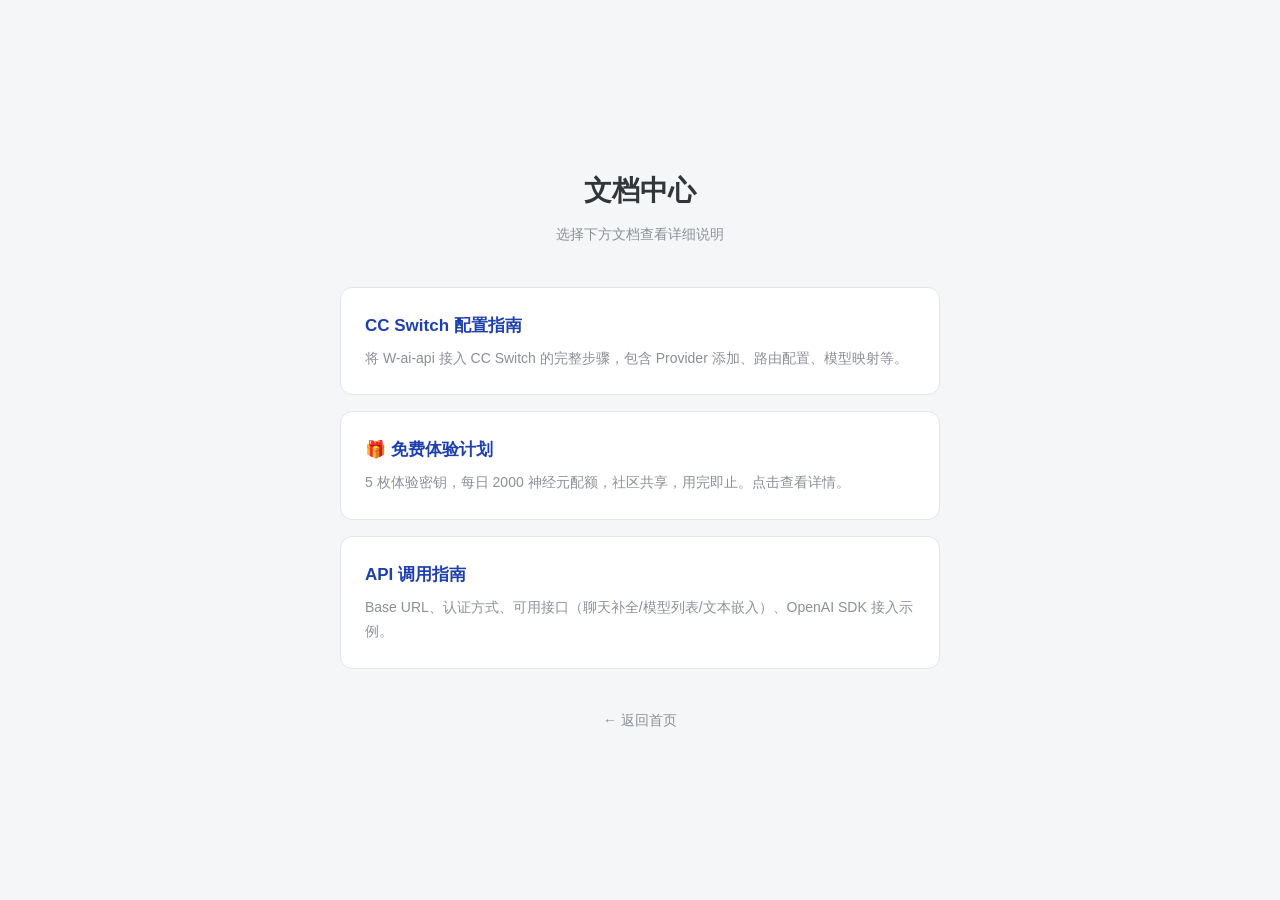
<file: pages-project/docs/index.html>
<!DOCTYPE html>
<html lang="zh-CN">
<head>
<meta charset="UTF-8">
<meta name="viewport" content="width=device-width, initial-scale=1.0">
<title>文档中心 - W-ai-api</title>
<style>
  :root {
    --bg: #f5f6f8;
    --card: #ffffff;
    --border: #e2e5ea;
    --text: #333639;
    --text-muted: #8b8f97;
    --accent: #1e40af;
  }
  * { margin: 0; padding: 0; box-sizing: border-box; }
  body {
    font-family: -apple-system, BlinkMacSystemFont, 'Segoe UI', Roboto, 'Noto Sans SC', sans-serif;
    background: var(--bg);
    color: var(--text);
    line-height: 1.7;
    min-height: 100vh;
    display: flex;
    flex-direction: column;
    align-items: center;
    justify-content: center;
    padding: 40px 20px;
  }
  .container {
    max-width: 600px;
    width: 100%;
  }
  h1 {
    font-size: 28px;
    font-weight: 700;
    text-align: center;
    margin-bottom: 8px;
  }
  .subtitle {
    text-align: center;
    color: var(--text-muted);
    margin-bottom: 40px;
    font-size: 14px;
  }
  .doc-card {
    display: block;
    background: var(--card);
    border: 1px solid var(--border);
    border-radius: 12px;
    padding: 24px;
    margin-bottom: 16px;
    text-decoration: none;
    color: var(--text);
    transition: border-color 0.2s, box-shadow 0.2s;
  }
  .doc-card:hover {
    border-color: var(--accent);
    box-shadow: 0 4px 16px rgba(30, 64, 175, 0.08);
  }
  .doc-card-title {
    font-size: 17px;
    font-weight: 600;
    margin-bottom: 6px;
    color: var(--accent);
  }
  .doc-card-desc {
    font-size: 14px;
    color: var(--text-muted);
  }
  .back-link {
    display: inline-block;
    margin-top: 24px;
    text-align: center;
    width: 100%;
    color: var(--text-muted);
    text-decoration: none;
    font-size: 14px;
  }
  .back-link:hover {
    color: var(--accent);
  }
</style>
</head>
<body>
<div class="container">
  <h1>文档中心</h1>
  <p class="subtitle">选择下方文档查看详细说明</p>

  <a class="doc-card" href="/docs/cc-switch-guide.html">
    <div class="doc-card-title">CC Switch 配置指南</div>
    <div class="doc-card-desc">将 W-ai-api 接入 CC Switch 的完整步骤，包含 Provider 添加、路由配置、模型映射等。</div>
  </a>

  <a class="doc-card" href="/docs/free-plan.html">
    <div class="doc-card-title">🎁 免费体验计划</div>
    <div class="doc-card-desc">5 枚体验密钥，每日 2000 神经元配额，社区共享，用完即止。点击查看详情。</div>
  </a>

  <a class="doc-card" href="/docs/api-guide.html">
    <div class="doc-card-title">API 调用指南</div>
    <div class="doc-card-desc">Base URL、认证方式、可用接口（聊天补全/模型列表/文本嵌入）、OpenAI SDK 接入示例。</div>
  </a>

  <a class="back-link" href="/">&larr; 返回首页</a>
</div>
</body>
</html>
</file>
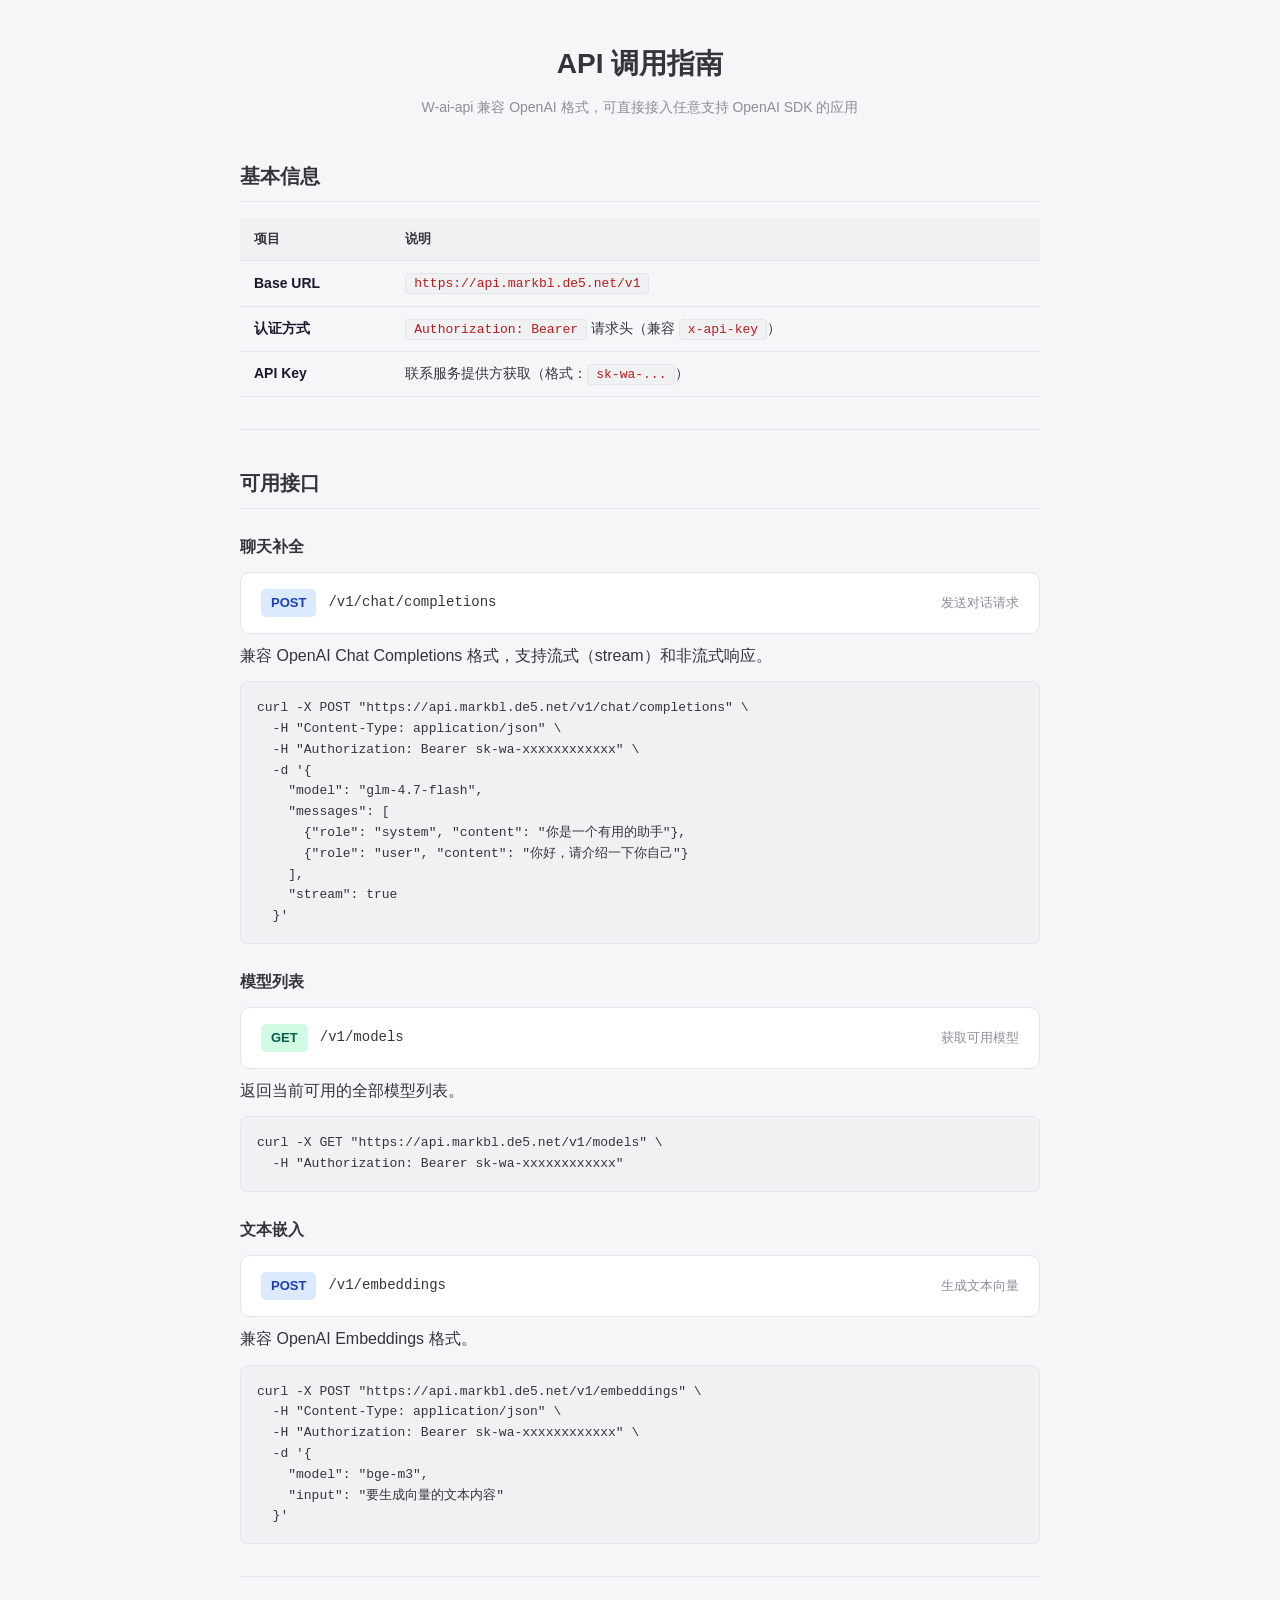
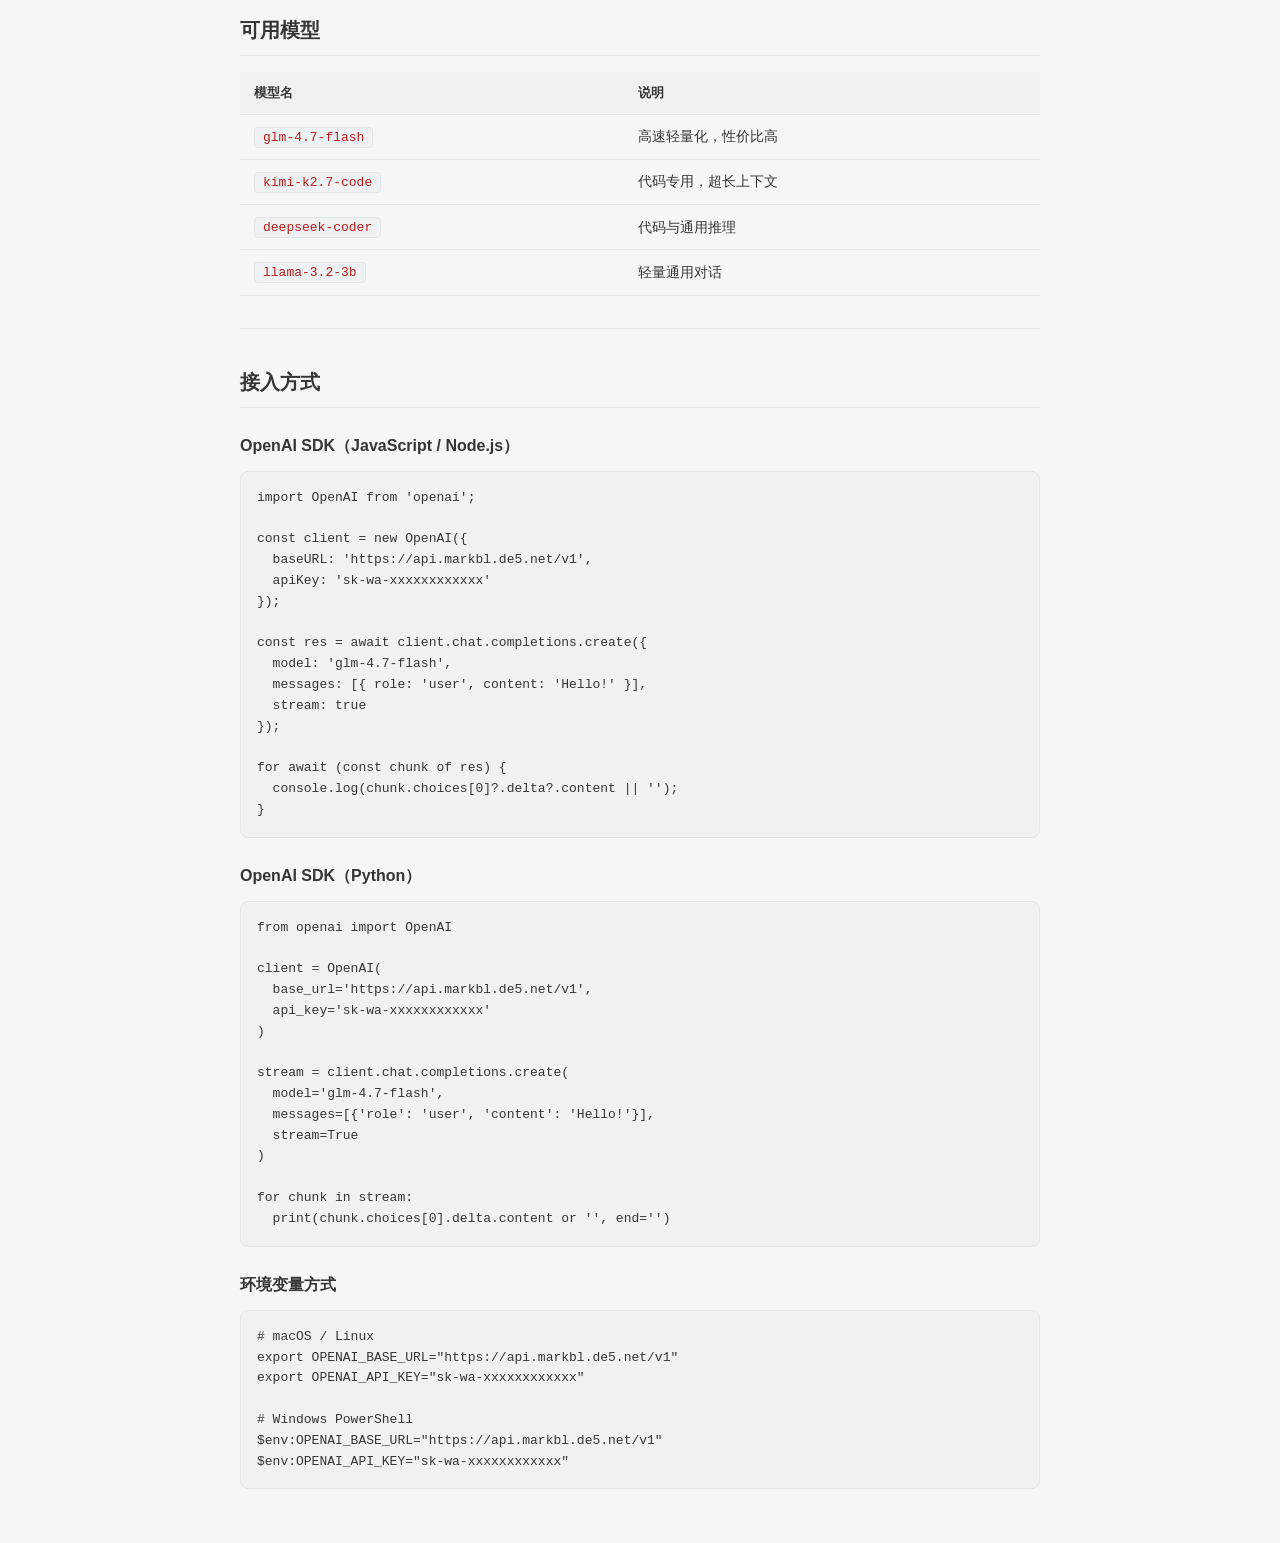
<file: pages-project/docs/api-guide.html>
<!DOCTYPE html>
<html lang="zh-CN">
<head>
<meta charset="UTF-8">
<meta name="viewport" content="width=device-width, initial-scale=1.0">
<title>API 调用指南</title>
<style>
  :root {
    --bg: #f5f6f8;
    --card: #ffffff;
    --border: #e2e5ea;
    --text: #333639;
    --text-muted: #8b8f97;
    --accent: #1e40af;
    --code-bg: #f0f1f3;
    --table-header-bg: #f0f1f3;
  }
  * { margin: 0; padding: 0; box-sizing: border-box; }
  body {
    font-family: -apple-system, BlinkMacSystemFont, 'Segoe UI', Roboto, 'Noto Sans SC', sans-serif;
    background: var(--bg);
    color: var(--text);
    line-height: 1.7;
    padding: 40px 20px;
  }
  .container {
    max-width: 800px;
    margin: 0 auto;
  }
  h1 {
    font-size: 28px;
    font-weight: 700;
    margin-bottom: 8px;
    text-align: center;
  }
  .subtitle {
    text-align: center;
    color: var(--text-muted);
    margin-bottom: 40px;
    font-size: 14px;
  }
  h2 {
    font-size: 20px;
    font-weight: 600;
    margin: 36px 0 16px;
    padding-bottom: 8px;
    border-bottom: 1px solid var(--border);
  }
  h3 {
    font-size: 16px;
    font-weight: 600;
    margin: 24px 0 12px;
  }
  p { margin-bottom: 12px; }
  ul, ol { margin: 8px 0 16px 20px; }
  li { margin-bottom: 6px; }
  strong { color: #1a1a2e; }
  code {
    background: var(--code-bg);
    padding: 2px 8px;
    border-radius: 4px;
    font-size: 13px;
    color: #b91c1c;
    font-family: 'JetBrains Mono', 'Cascadia Code', monospace;
    border: 1px solid var(--border);
  }
  pre {
    background: var(--code-bg);
    padding: 16px;
    border-radius: 8px;
    overflow-x: auto;
    border: 1px solid var(--border);
    margin: 12px 0 16px;
    font-size: 13px;
    line-height: 1.6;
  }
  pre code {
    background: none;
    border: none;
    padding: 0;
    color: var(--text);
  }
  table {
    width: 100%;
    border-collapse: collapse;
    margin: 12px 0 16px;
    font-size: 14px;
  }
  th, td {
    padding: 10px 14px;
    text-align: left;
    border-bottom: 1px solid var(--border);
  }
  th {
    background: var(--table-header-bg);
    font-weight: 600;
    color: var(--text);
    font-size: 13px;
  }
  tr:hover td { background: rgba(0,0,0,0.01); }
  .card {
    background: var(--card);
    border: 1px solid var(--border);
    border-radius: 10px;
    padding: 20px;
    margin: 16px 0;
  }
  .card-title { font-weight: 600; margin-bottom: 12px; }
  .note {
    background: #fef9e7;
    border: 1px solid #f5d76e;
    padding: 12px 16px;
    border-radius: 8px;
    font-size: 14px;
    color: #7d6608;
    margin: 12px 0;
  }
  hr {
    border: none;
    border-top: 1px solid var(--border);
    margin: 32px 0;
  }
  a { color: var(--accent); text-decoration: none; }
  a:hover { text-decoration: underline; }
  @media (max-width: 600px) {
    body { padding: 20px 12px; }
    table { font-size: 13px; }
    th, td { padding: 8px 10px; }
    pre { font-size: 12px; }
  }
  .endpoint {
    background: var(--card);
    border: 1px solid var(--border);
    border-radius: 10px;
    padding: 16px 20px;
    margin: 12px 0 8px;
    display: flex;
    align-items: center;
    gap: 12px;
  }
  .method {
    font-weight: 700;
    font-size: 13px;
    padding: 3px 10px;
    border-radius: 5px;
    flex-shrink: 0;
  }
  .method-post { background: #dbeafe; color: #1e40af; }
  .method-get { background: #d1fae5; color: #065f46; }
  .endpoint-url {
    font-family: 'JetBrains Mono', 'Cascadia Code', monospace;
    font-size: 14px;
    color: var(--text);
    word-break: break-all;
  }
  .endpoint-desc {
    font-size: 13px;
    color: var(--text-muted);
    margin-left: auto;
    flex-shrink: 0;
  }
</style>
</head>
<body>
<div class="container">

<h1>API 调用指南</h1>
<p class="subtitle">W-ai-api 兼容 OpenAI 格式，可直接接入任意支持 OpenAI SDK 的应用</p>

<h2>基本信息</h2>
<table>
  <tr><th>项目</th><th>说明</th></tr>
  <tr><td><strong>Base URL</strong></td><td><code>https://api.markbl.de5.net/v1</code></td></tr>
  <tr><td><strong>认证方式</strong></td><td><code>Authorization: Bearer</code> 请求头（兼容 <code>x-api-key</code>）</td></tr>
  <tr><td><strong>API Key</strong></td><td>联系服务提供方获取（格式：<code>sk-wa-...</code>）</td></tr>
</table>

<hr>

<h2>可用接口</h2>

<h3>聊天补全</h3>
<div class="endpoint">
  <span class="method method-post">POST</span>
  <span class="endpoint-url">/v1/chat/completions</span>
  <span class="endpoint-desc">发送对话请求</span>
</div>
<p>兼容 OpenAI Chat Completions 格式，支持流式（stream）和非流式响应。</p>

<pre><code>curl -X POST "https://api.markbl.de5.net/v1/chat/completions" \
  -H "Content-Type: application/json" \
  -H "Authorization: Bearer sk-wa-xxxxxxxxxxxx" \
  -d '{
    "model": "glm-4.7-flash",
    "messages": [
      {"role": "system", "content": "你是一个有用的助手"},
      {"role": "user", "content": "你好，请介绍一下你自己"}
    ],
    "stream": true
  }'</code></pre>

<h3>模型列表</h3>
<div class="endpoint">
  <span class="method method-get">GET</span>
  <span class="endpoint-url">/v1/models</span>
  <span class="endpoint-desc">获取可用模型</span>
</div>
<p>返回当前可用的全部模型列表。</p>

<pre><code>curl -X GET "https://api.markbl.de5.net/v1/models" \
  -H "Authorization: Bearer sk-wa-xxxxxxxxxxxx"</code></pre>

<h3>文本嵌入</h3>
<div class="endpoint">
  <span class="method method-post">POST</span>
  <span class="endpoint-url">/v1/embeddings</span>
  <span class="endpoint-desc">生成文本向量</span>
</div>
<p>兼容 OpenAI Embeddings 格式。</p>

<pre><code>curl -X POST "https://api.markbl.de5.net/v1/embeddings" \
  -H "Content-Type: application/json" \
  -H "Authorization: Bearer sk-wa-xxxxxxxxxxxx" \
  -d '{
    "model": "bge-m3",
    "input": "要生成向量的文本内容"
  }'</code></pre>

<hr>

<h2>可用模型</h2>
<table>
  <tr><th>模型名</th><th>说明</th></tr>
  <tr><td><code>glm-4.7-flash</code></td><td>高速轻量化，性价比高</td></tr>
  <tr><td><code>kimi-k2.7-code</code></td><td>代码专用，超长上下文</td></tr>
  <tr><td><code>deepseek-coder</code></td><td>代码与通用推理</td></tr>
  <tr><td><code>llama-3.2-3b</code></td><td>轻量通用对话</td></tr>
</table>

<hr>

<h2>接入方式</h2>

<h3>OpenAI SDK（JavaScript / Node.js）</h3>
<pre><code>import OpenAI from 'openai';

const client = new OpenAI({
  baseURL: 'https://api.markbl.de5.net/v1',
  apiKey: 'sk-wa-xxxxxxxxxxxx'
});

const res = await client.chat.completions.create({
  model: 'glm-4.7-flash',
  messages: [{ role: 'user', content: 'Hello!' }],
  stream: true
});

for await (const chunk of res) {
  console.log(chunk.choices[0]?.delta?.content || '');
}</code></pre>

<h3>OpenAI SDK（Python）</h3>
<pre><code>from openai import OpenAI

client = OpenAI(
  base_url='https://api.markbl.de5.net/v1',
  api_key='sk-wa-xxxxxxxxxxxx'
)

stream = client.chat.completions.create(
  model='glm-4.7-flash',
  messages=[{'role': 'user', 'content': 'Hello!'}],
  stream=True
)

for chunk in stream:
  print(chunk.choices[0].delta.content or '', end='')</code></pre>

<h3>环境变量方式</h3>
<pre><code># macOS / Linux
export OPENAI_BASE_URL="https://api.markbl.de5.net/v1"
export OPENAI_API_KEY="sk-wa-xxxxxxxxxxxx"

# Windows PowerShell
$env:OPENAI_BASE_URL="https://api.markbl.de5.net/v1"
$env:OPENAI_API_KEY="sk-wa-xxxxxxxxxxxx"</code></pre>

</div>
</body>
</html>
</file>
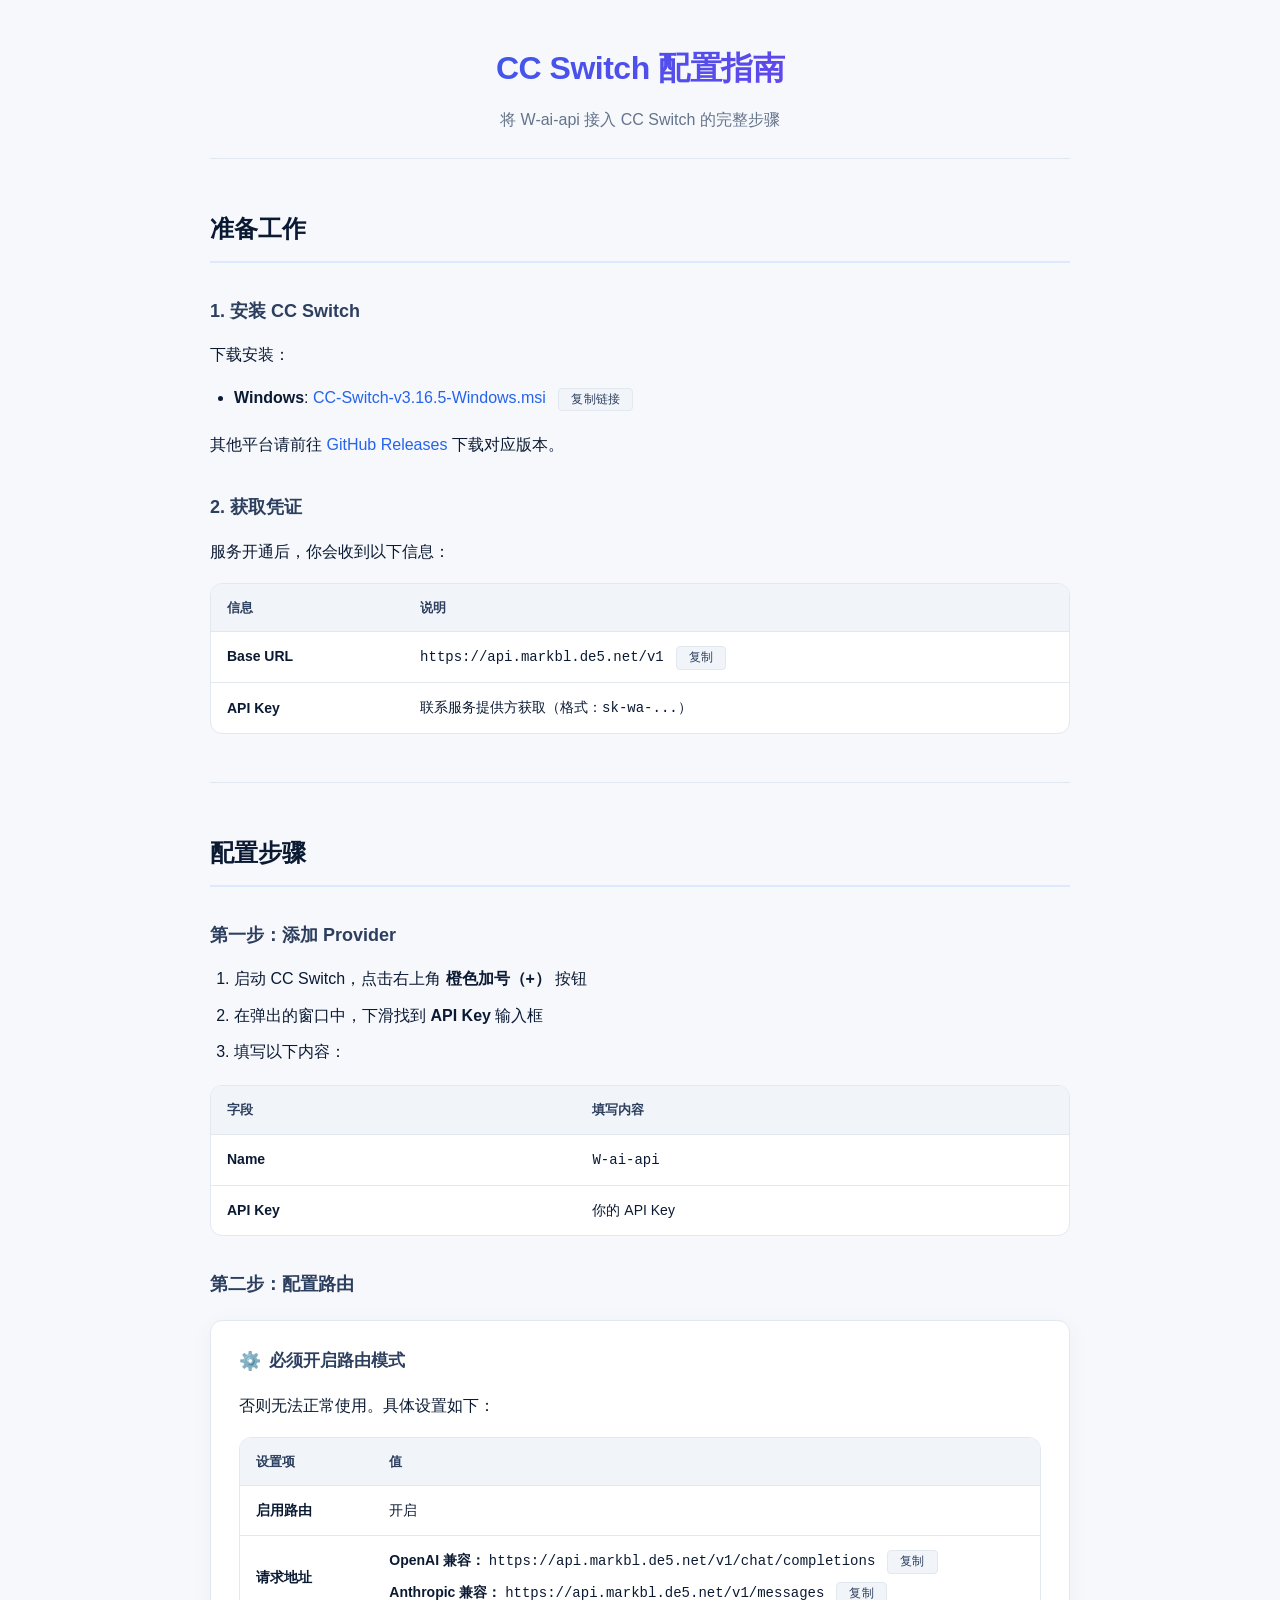
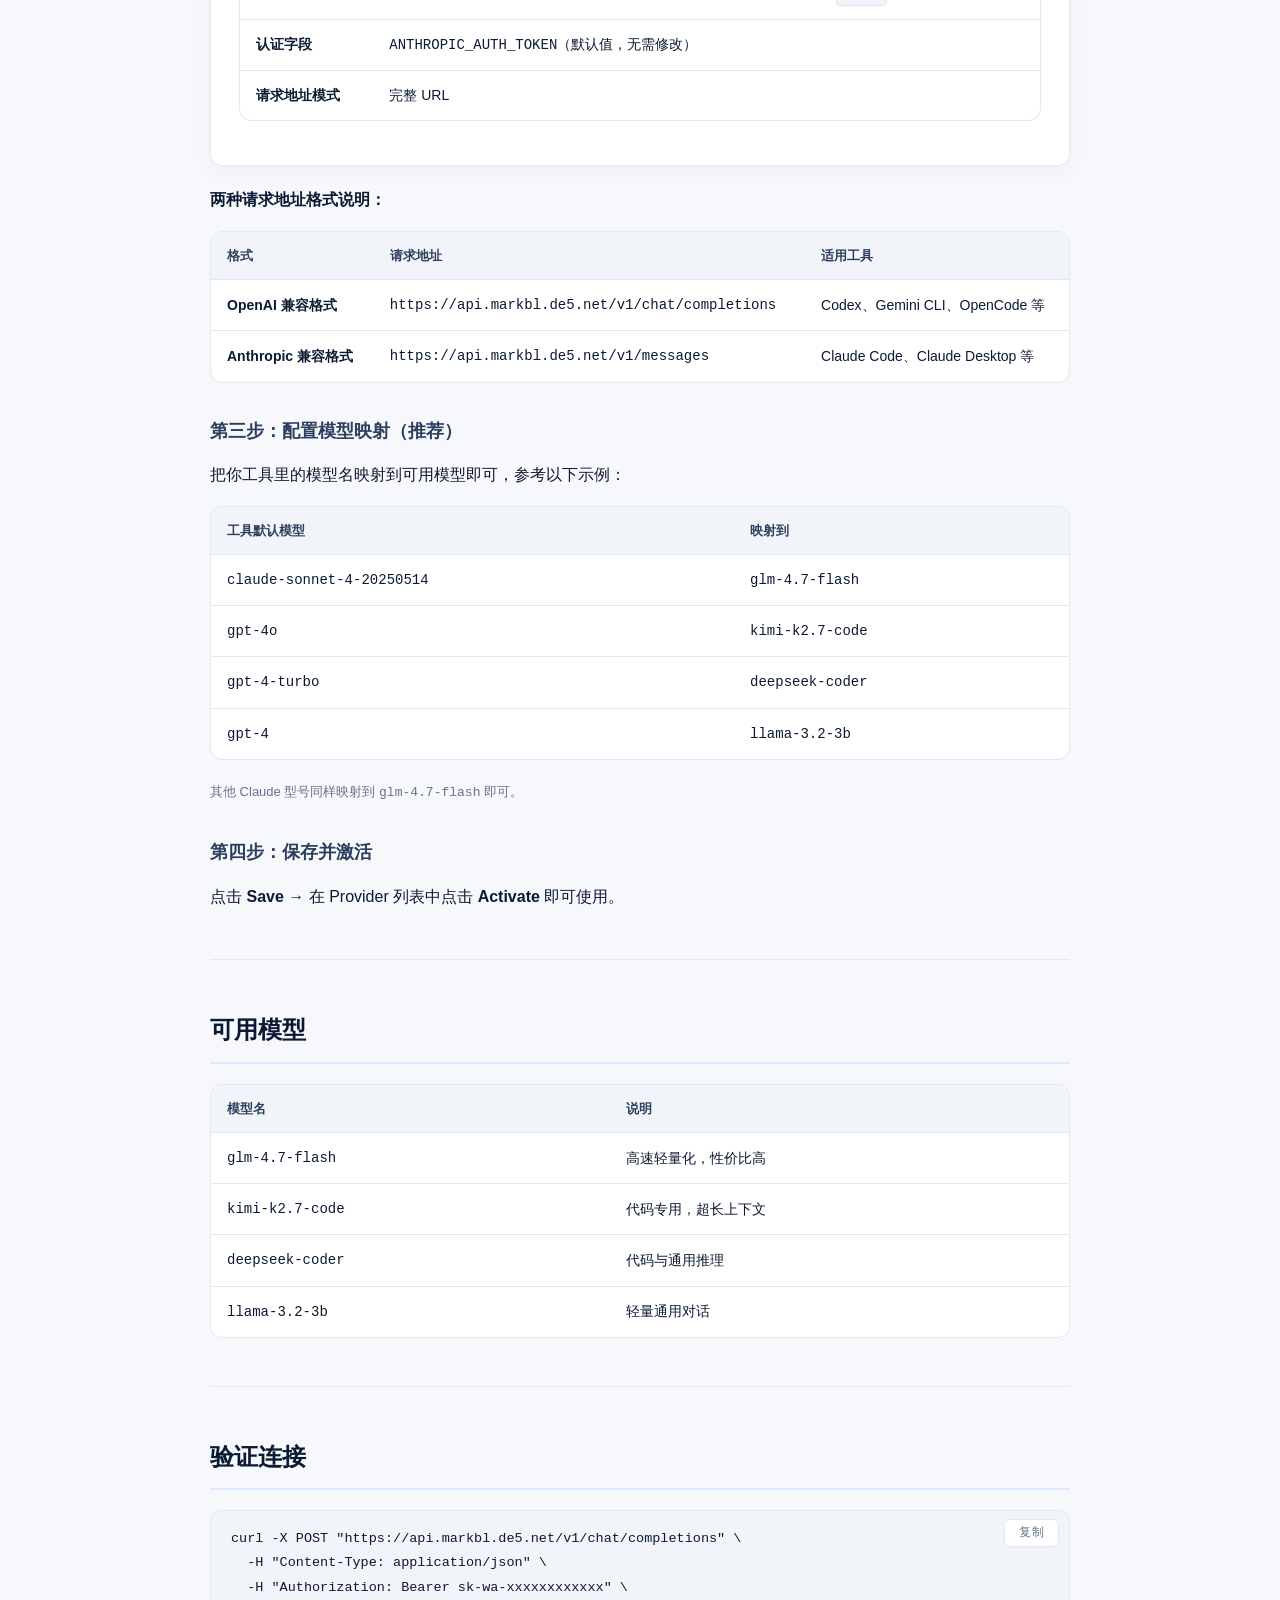
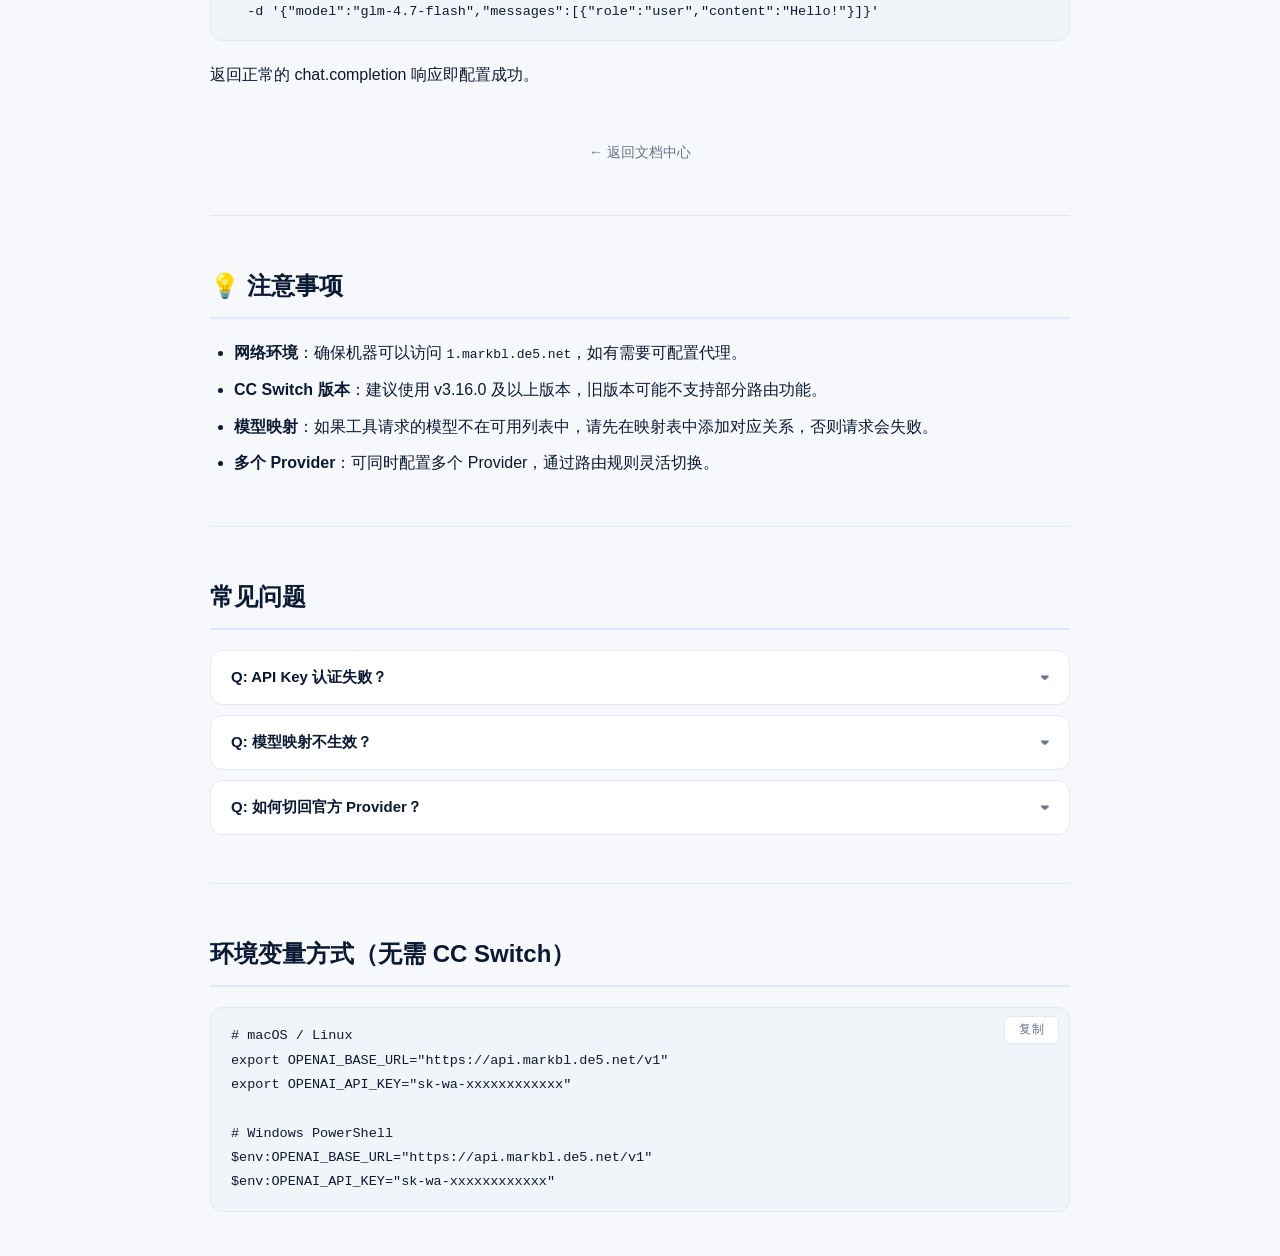
<file: pages-project/docs/cc-switch-guide.html>
<!DOCTYPE html>
<html lang="zh-CN">
<head>
<meta charset="UTF-8">
<meta name="viewport" content="width=device-width, initial-scale=1.0">
<title>CC Switch 配置指南</title>
<style>
  /* ===== CSS Variables (Light & Dark) ===== */
  :root {
    --bg: #f6f8fc;
    --card-bg: #ffffff;
    --card-border: #e2e8f0;
    --text-primary: #0b1a33;
    --text-secondary: #2d3f5e;
    --text-muted: #64748b;
    --accent: #2563eb;
    --accent-hover: #1d4ed8;
    --accent-light: #dbeafe;
    --code-bg: #f1f5f9;
    --code-border: #e2e8f0;
    --table-header-bg: #f1f5f9;
    --note-bg: #fef9e7;
    --note-border: #f5d76e;
    --note-text: #7d6608;
    --shadow: 0 4px 24px rgba(0,0,0,0.04);
    --radius: 12px;
    --transition: 0.2s ease;
  }

  @media (prefers-color-scheme: dark) {
    :root {
      --bg: #0f172a;
      --card-bg: #1e293b;
      --card-border: #334155;
      --text-primary: #e2e8f0;
      --text-secondary: #cbd5e1;
      --text-muted: #94a3b8;
      --accent: #60a5fa;
      --accent-hover: #93bbfc;
      --accent-light: #1e293b;
      --code-bg: #0f172a;
      --code-border: #334155;
      --table-header-bg: #2d3f5e;
      --note-bg: #2d2a1e;
      --note-border: #b8952e;
      --note-text: #f0d78c;
      --shadow: 0 4px 24px rgba(0,0,0,0.3);
    }
  }

  /* ===== Reset & Base ===== */
  * { margin: 0; padding: 0; box-sizing: border-box; }
  body {
    font-family: -apple-system, BlinkMacSystemFont, 'Segoe UI', Roboto, 'Noto Sans SC', sans-serif;
    background: var(--bg);
    color: var(--text-primary);
    line-height: 1.8;
    padding: 40px 20px;
    transition: background 0.3s, color 0.3s;
  }
  .container {
    max-width: 860px;
    margin: 0 auto;
  }

  /* ===== Typography ===== */
  h1 {
    font-size: 32px;
    font-weight: 700;
    letter-spacing: -0.5px;
    text-align: center;
    background: linear-gradient(135deg, var(--accent), #7c3aed);
    -webkit-background-clip: text;
    -webkit-text-fill-color: transparent;
    background-clip: text;
    margin-bottom: 8px;
  }
  .subtitle {
    text-align: center;
    color: var(--text-muted);
    font-size: 16px;
    margin-bottom: 48px;
    border-bottom: 1px solid var(--card-border);
    padding-bottom: 24px;
  }
  h2 {
    font-size: 24px;
    font-weight: 600;
    margin: 48px 0 20px;
    padding-bottom: 10px;
    border-bottom: 2px solid var(--accent-light);
    color: var(--text-primary);
  }
  h3 {
    font-size: 18px;
    font-weight: 600;
    margin: 32px 0 14px;
    color: var(--text-secondary);
  }
  p { margin-bottom: 14px; }
  a {
    color: var(--accent);
    text-decoration: none;
    font-weight: 500;
    transition: color var(--transition);
  }
  a:hover { color: var(--accent-hover); text-decoration: underline; }
  strong { color: var(--text-primary); font-weight: 600; }

  /* ===== Cards ===== */
  .card {
    background: var(--card-bg);
    border: 1px solid var(--card-border);
    border-radius: var(--radius);
    padding: 24px 28px;
    margin: 20px 0;
    box-shadow: var(--shadow);
    transition: border-color var(--transition), box-shadow var(--transition);
  }
  .card:hover {
    border-color: var(--accent);
    box-shadow: 0 6px 30px rgba(37, 99, 235, 0.08);
  }
  .card-title {
    font-weight: 600;
    font-size: 17px;
    margin-bottom: 14px;
    color: var(--text-secondary);
    display: flex;
    align-items: center;
    gap: 8px;
  }
  .card-title::before {
    content: "⚙️";
    font-size: 18px;
  }

  /* ===== Code & Copy ===== */
  .code-wrapper {
    position: relative;
    margin: 16px 0 20px;
    border-radius: var(--radius);
    border: 1px solid var(--code-border);
    background: var(--code-bg);
    overflow: hidden;
  }
  .code-wrapper pre {
    background: transparent;
    padding: 16px 20px;
    margin: 0;
    overflow-x: auto;
    border: none;
  }
  .code-wrapper pre code {
    background: transparent;
    border: none;
    padding: 0;
    color: var(--text-primary);
    font-size: 13.5px;
    display: block;
    white-space: pre-wrap;
    word-break: break-all;
    font-family: 'JetBrains Mono', 'Cascadia Code', 'Fira Code', monospace;
  }

  .copy-btn {
    position: absolute;
    top: 8px;
    right: 10px;
    background: var(--card-bg);
    border: 1px solid var(--card-border);
    border-radius: 6px;
    padding: 2px 14px;
    font-size: 12px;
    font-weight: 500;
    color: var(--text-muted);
    cursor: pointer;
    transition: all 0.2s ease;
    font-family: inherit;
    letter-spacing: 0.3px;
    line-height: 1.8;
    box-shadow: 0 1px 2px rgba(0,0,0,0.02);
  }
  .copy-btn:hover {
    background: var(--accent);
    border-color: var(--accent);
    color: #ffffff;
  }
  .copy-btn.copied {
    background: #22c55e;
    border-color: #22c55e;
    color: #ffffff;
  }

  /* ---- 优化后的复制按钮（更显眼） ---- */
  .copy-link-btn {
    display: inline-block;
    background: var(--code-bg);
    border: 1px solid var(--card-border);
    border-radius: 4px;
    padding: 0 12px;
    margin-left: 8px;
    font-size: 12px;
    font-weight: 500;
    cursor: pointer;
    color: var(--text-secondary);
    transition: all 0.2s ease;
    font-family: inherit;
    line-height: 1.8;
    letter-spacing: 0.2px;
  }
  .copy-link-btn:hover {
    background: var(--accent);
    border-color: var(--accent);
    color: #ffffff;
    text-decoration: none;
  }
  .copy-link-btn.copied {
    background: #22c55e;
    border-color: #22c55e;
    color: #ffffff;
  }

  /* ===== Tables ===== */
  .table-wrapper {
    overflow-x: auto;
    margin: 16px 0 20px;
    border-radius: var(--radius);
    border: 1px solid var(--card-border);
    background: var(--card-bg);
  }
  table {
    width: 100%;
    border-collapse: collapse;
    font-size: 14px;
    min-width: 420px;
  }
  th, td {
    padding: 12px 16px;
    text-align: left;
    border-bottom: 1px solid var(--card-border);
    vertical-align: middle;
  }
  th {
    background: var(--table-header-bg);
    font-weight: 600;
    color: var(--text-secondary);
    font-size: 13px;
  }
  tr:last-child td { border-bottom: none; }
  tr:hover td { background: var(--accent-light); }

  /* ===== Lists ===== */
  ul, ol { margin: 10px 0 18px 24px; }
  li { margin-bottom: 8px; }

  /* ===== Note ===== */
  .note {
    background: var(--note-bg);
    border: 1px solid var(--note-border);
    padding: 14px 20px;
    border-radius: var(--radius);
    font-size: 14px;
    color: var(--note-text);
    margin: 16px 0;
  }
  .note code { background: rgba(0,0,0,0.06); border-color: var(--note-border); }

  /* ===== FAQ Accordion ===== */
  .faq-list { margin: 20px 0; }
  .faq-item {
    border: 1px solid var(--card-border);
    border-radius: var(--radius);
    margin-bottom: 10px;
    background: var(--card-bg);
    overflow: hidden;
    transition: border-color var(--transition);
  }
  .faq-item:hover { border-color: var(--accent); }
  .faq-question {
    width: 100%;
    background: none;
    border: none;
    padding: 16px 20px;
    font-size: 15px;
    font-weight: 600;
    text-align: left;
    cursor: pointer;
    display: flex;
    justify-content: space-between;
    align-items: center;
    color: var(--text-primary);
    font-family: inherit;
    transition: background 0.15s;
    border-radius: var(--radius);
  }
  .faq-question:hover { background: var(--accent-light); }
  .faq-question .icon {
    font-size: 18px;
    transition: transform 0.3s;
    color: var(--text-muted);
  }
  .faq-item.open .faq-question .icon { transform: rotate(180deg); }
  .faq-answer {
    max-height: 0;
    overflow: hidden;
    transition: max-height 0.35s ease, padding 0.3s ease;
    padding: 0 20px;
    color: var(--text-secondary);
  }
  .faq-item.open .faq-answer {
    max-height: 300px;
    padding: 0 20px 20px;
  }
  .faq-answer p { margin-bottom: 6px; }
  .faq-answer p:last-child { margin-bottom: 0; }

  /* ===== Horizontal rule ===== */
  hr {
    border: none;
    border-top: 1px solid var(--card-border);
    margin: 48px 0;
  }

  /* ===== Responsive ===== */
  @media (max-width: 600px) {
    body { padding: 20px 12px; }
    h1 { font-size: 26px; }
    .container { max-width: 100%; }
    .card { padding: 16px; }
    .code-wrapper pre { padding: 12px 14px; }
    .copy-btn { top: 4px; right: 6px; padding: 0 10px; font-size: 11px; }
    table { font-size: 13px; min-width: 320px; }
    th, td { padding: 8px 10px; }
    .faq-question { font-size: 14px; padding: 12px 14px; }
    .copy-link-btn { padding: 0 8px; font-size: 11px; margin-left: 4px; }
  }

  /* ===== Print ===== */
  @media print {
    body { background: white; padding: 0.5in; }
    .card { box-shadow: none; border-color: #ccc; }
    .faq-answer { max-height: none !important; padding: 0 20px 20px !important; }
    .faq-item { border-color: #ccc; }
    .faq-question .icon { display: none; }
    .copy-btn, .copy-link-btn { display: none; }
  }
</style>
</head>
<body>
<div class="container">

<h1>CC Switch 配置指南</h1>
<p class="subtitle">将 W-ai-api 接入 CC Switch 的完整步骤</p>

<h2>准备工作</h2>

<h3>1. 安装 CC Switch</h3>
<p>下载安装：</p>
<ul>
  <li>
    <strong>Windows</strong>:
    <a href="https://github.com/farion1231/cc-switch/releases/download/v3.16.5/CC-Switch-v3.16.5-Windows.msi" id="download-link">CC-Switch-v3.16.5-Windows.msi</a>
    <button class="copy-link-btn" data-copy="https://github.com/farion1231/cc-switch/releases/download/v3.16.5/CC-Switch-v3.16.5-Windows.msi">复制链接</button>
  </li>
</ul>
<p>其他平台请前往 <a href="https://github.com/farion1231/cc-switch/releases">GitHub Releases</a> 下载对应版本。</p>

<h3>2. 获取凭证</h3>
<p>服务开通后，你会收到以下信息：</p>
<div class="table-wrapper">
  <table>
    <tr><th>信息</th><th>说明</th></tr>
    <tr>
      <td><strong>Base URL</strong></td>
      <td>
        <code id="base-url">https://api.markbl.de5.net/v1</code>
        <button class="copy-link-btn" data-copy="https://api.markbl.de5.net/v1">复制</button>
      </td>
    </tr>
    <tr>
      <td><strong>API Key</strong></td>
      <td>联系服务提供方获取（格式：<code>sk-wa-...</code>）</td>
    </tr>
  </table>
</div>

<hr>

<h2>配置步骤</h2>

<h3>第一步：添加 Provider</h3>
<ol>
  <li>启动 CC Switch，点击右上角 <strong>橙色加号（+）</strong> 按钮</li>
  <li>在弹出的窗口中，下滑找到 <strong>API Key</strong> 输入框</li>
  <li>填写以下内容：</li>
</ol>
<div class="table-wrapper">
  <table>
    <tr><th>字段</th><th>填写内容</th></tr>
    <tr><td><strong>Name</strong></td><td><code>W-ai-api</code></td></tr>
    <tr><td><strong>API Key</strong></td><td>你的 API Key</td></tr>
  </table>
</div>

<h3>第二步：配置路由</h3>
<div class="card">
  <div class="card-title">必须开启路由模式</div>
  <p>否则无法正常使用。具体设置如下：</p>
  <div class="table-wrapper">
    <table>
      <tr><th>设置项</th><th>值</th></tr>
      <tr><td><strong>启用路由</strong></td><td>开启</td></tr>
      <tr>
        <td><strong>请求地址</strong></td>
        <td>
          <div style="margin-bottom:6px;">
            <strong>OpenAI 兼容：</strong>
            <code>https://api.markbl.de5.net/v1/chat/completions</code>
            <button class="copy-link-btn" data-copy="https://api.markbl.de5.net/v1/chat/completions">复制</button>
          </div>
          <div>
            <strong>Anthropic 兼容：</strong>
            <code>https://api.markbl.de5.net/v1/messages</code>
            <button class="copy-link-btn" data-copy="https://api.markbl.de5.net/v1/messages">复制</button>
          </div>
        </td>
      </tr>
      <tr><td><strong>认证字段</strong></td><td><code>ANTHROPIC_AUTH_TOKEN</code>（默认值，无需修改）</td></tr>
      <tr><td><strong>请求地址模式</strong></td><td>完整 URL</td></tr>
    </table>
  </div>
</div>
<p><strong>两种请求地址格式说明：</strong></p>
<div class="table-wrapper">
  <table>
    <tr><th>格式</th><th>请求地址</th><th>适用工具</th></tr>
    <tr>
      <td><strong>OpenAI 兼容格式</strong></td>
      <td><code>https://api.markbl.de5.net/v1/chat/completions</code></td>
      <td>Codex、Gemini CLI、OpenCode 等</td>
    </tr>
    <tr>
      <td><strong>Anthropic 兼容格式</strong></td>
      <td><code>https://api.markbl.de5.net/v1/messages</code></td>
      <td>Claude Code、Claude Desktop 等</td>
    </tr>
  </table>
</div>

<h3>第三步：配置模型映射（推荐）</h3>
<p>把你工具里的模型名映射到可用模型即可，参考以下示例：</p>
<div class="table-wrapper">
  <table>
    <tr><th>工具默认模型</th><th>映射到</th></tr>
    <tr><td><code>claude-sonnet-4-20250514</code></td><td><code>glm-4.7-flash</code></td></tr>
    <tr><td><code>gpt-4o</code></td><td><code>kimi-k2.7-code</code></td></tr>
    <tr><td><code>gpt-4-turbo</code></td><td><code>deepseek-coder</code></td></tr>
    <tr><td><code>gpt-4</code></td><td><code>llama-3.2-3b</code></td></tr>
  </table>
</div>
<p style="color: var(--text-muted); font-size: 13px;">其他 Claude 型号同样映射到 <code>glm-4.7-flash</code> 即可。</p>

<h3>第四步：保存并激活</h3>
<p>点击 <strong>Save</strong> → 在 Provider 列表中点击 <strong>Activate</strong> 即可使用。</p>

<hr>

<h2>可用模型</h2>
<div class="table-wrapper">
  <table>
    <tr><th>模型名</th><th>说明</th></tr>
    <tr><td><code>glm-4.7-flash</code></td><td>高速轻量化，性价比高</td></tr>
    <tr><td><code>kimi-k2.7-code</code></td><td>代码专用，超长上下文</td></tr>
    <tr><td><code>deepseek-coder</code></td><td>代码与通用推理</td></tr>
    <tr><td><code>llama-3.2-3b</code></td><td>轻量通用对话</td></tr>
  </table>
</div>

<hr>

<h2>验证连接</h2>
<div class="code-wrapper">
  <pre><code>curl -X POST "https://api.markbl.de5.net/v1/chat/completions" \
  -H "Content-Type: application/json" \
  -H "Authorization: Bearer sk-wa-xxxxxxxxxxxx" \
  -d '{"model":"glm-4.7-flash","messages":[{"role":"user","content":"Hello!"}]}'</code></pre>
  <button class="copy-btn" data-copy="curl -X POST &quot;https://api.markbl.de5.net/v1/chat/completions&quot; \
  -H &quot;Content-Type: application/json&quot; \
  -H &quot;Authorization: Bearer sk-wa-xxxxxxxxxxxx&quot; \
  -d '{&quot;model&quot;:&quot;glm-4.7-flash&quot;,&quot;messages&quot;:[{&quot;role&quot;:&quot;user&quot;,&quot;content&quot;:&quot;Hello!&quot;}]}'">复制</button>
</div>
<p>返回正常的 chat.completion 响应即配置成功。</p>

<div style="text-align:center; margin-top: 48px;">
  <a href="/docs/" style="color: var(--text-muted); text-decoration: none; font-size: 14px; transition: color 0.15s;">← 返回文档中心</a>
</div>

<hr>

<h2>💡 注意事项</h2>
<ul>
  <li><strong>网络环境</strong>：确保机器可以访问 <code>1.markbl.de5.net</code>，如有需要可配置代理。</li>
  <li><strong>CC Switch 版本</strong>：建议使用 v3.16.0 及以上版本，旧版本可能不支持部分路由功能。</li>
  <li><strong>模型映射</strong>：如果工具请求的模型不在可用列表中，请先在映射表中添加对应关系，否则请求会失败。</li>
  <li><strong>多个 Provider</strong>：可同时配置多个 Provider，通过路由规则灵活切换。</li>
</ul>

<hr>

<h2>常见问题</h2>
<div class="faq-list">

  <div class="faq-item">
    <button class="faq-question">
      <span>Q: API Key 认证失败？</span>
      <span class="icon">▾</span>
    </button>
    <div class="faq-answer"><p>重新复制粘贴 API Key，注意不要有多余空格，并确保 Key 处于有效期内。</p></div>
  </div>

  <div class="faq-item">
    <button class="faq-question">
      <span>Q: 模型映射不生效？</span>
      <span class="icon">▾</span>
    </button>
    <div class="faq-answer"><p>确认目标模型名在可用模型列表中，检查 CC Switch 映射配置是否正确，并确保已保存并激活。</p></div>
  </div>

  <div class="faq-item">
    <button class="faq-question">
      <span>Q: 如何切回官方 Provider？</span>
      <span class="icon">▾</span>
    </button>
    <div class="faq-answer"><p>在 CC Switch 列表中激活官方 Provider 即可，无需删除 W-ai-api 配置。</p></div>
  </div>

</div>

<hr>

<h2>环境变量方式（无需 CC Switch）</h2>
<div class="code-wrapper">
  <pre><code># macOS / Linux
export OPENAI_BASE_URL="https://api.markbl.de5.net/v1"
export OPENAI_API_KEY="sk-wa-xxxxxxxxxxxx"

# Windows PowerShell
$env:OPENAI_BASE_URL="https://api.markbl.de5.net/v1"
$env:OPENAI_API_KEY="sk-wa-xxxxxxxxxxxx"</code></pre>
  <button class="copy-btn" data-copy="export OPENAI_BASE_URL=&quot;https://api.markbl.de5.net/v1&quot;
export OPENAI_API_KEY=&quot;sk-wa-xxxxxxxxxxxx&quot;

# Windows PowerShell
$env:OPENAI_BASE_URL=&quot;https://api.markbl.de5.net/v1&quot;
$env:OPENAI_API_KEY=&quot;sk-wa-xxxxxxxxxxxx&quot;">复制</button>
</div>

</div>

<script>
  // ===== Copy functionality =====
  document.querySelectorAll('[data-copy]').forEach(el => {
    el.addEventListener('click', function(e) {
      e.stopPropagation();
      const text = this.getAttribute('data-copy');
      if (navigator.clipboard) {
        navigator.clipboard.writeText(text).then(() => {
          this.classList.add('copied');
          const origText = this.innerText;
          this.innerText = '已复制';
          setTimeout(() => {
            this.innerText = origText;
            this.classList.remove('copied');
          }, 2000);
        }).catch(() => {
          fallbackCopy(text, this);
        });
      } else {
        fallbackCopy(text, this);
      }
    });
  });

  function fallbackCopy(text, btn) {
    const textarea = document.createElement('textarea');
    textarea.value = text;
    document.body.appendChild(textarea);
    textarea.select();
    try {
      document.execCommand('copy');
      btn.classList.add('copied');
      const origText = btn.innerText;
      btn.innerText = '已复制';
      setTimeout(() => {
        btn.innerText = origText;
        btn.classList.remove('copied');
      }, 2000);
    } catch (e) {
      alert('复制失败，请手动复制');
    }
    document.body.removeChild(textarea);
  }

  // ===== FAQ Accordion =====
  document.querySelectorAll('.faq-question').forEach(btn => {
    btn.addEventListener('click', function() {
      const item = this.parentElement;
      item.classList.toggle('open');
    });
  });
</script>

</body>
</file>
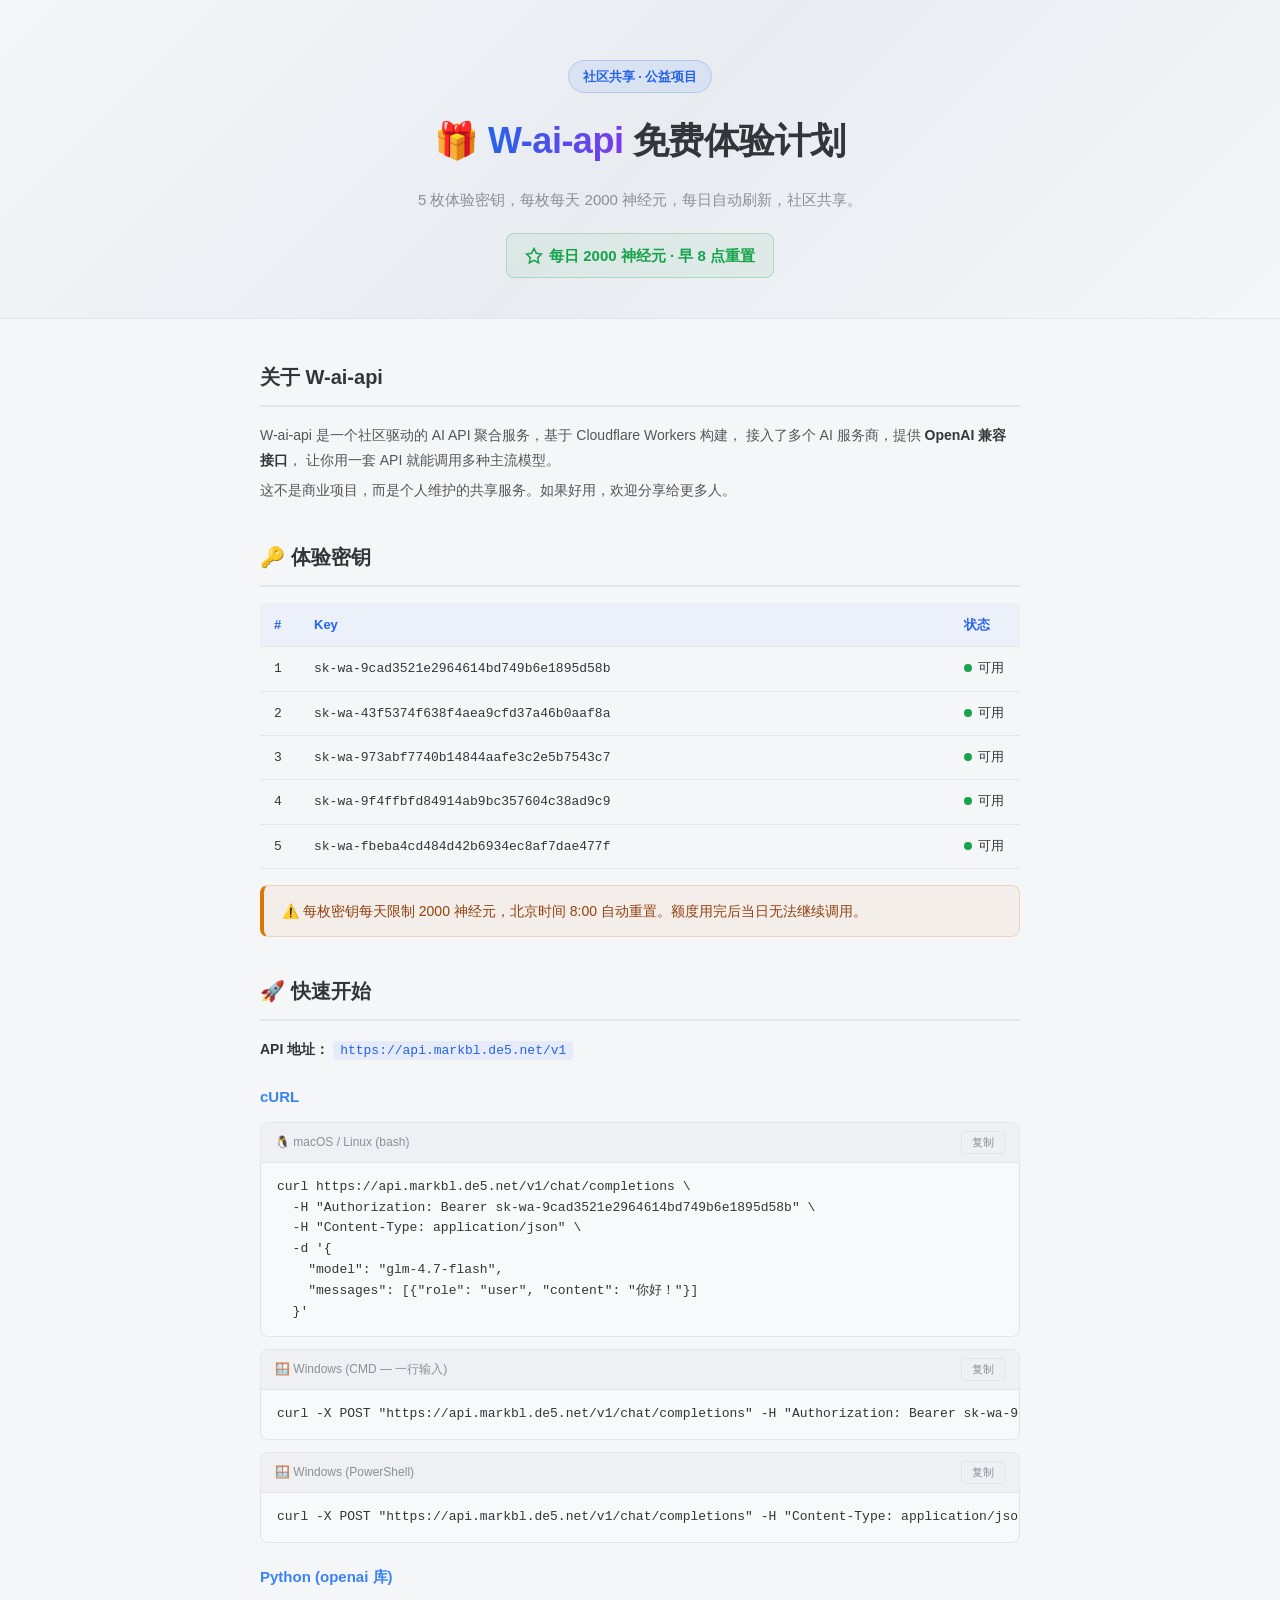
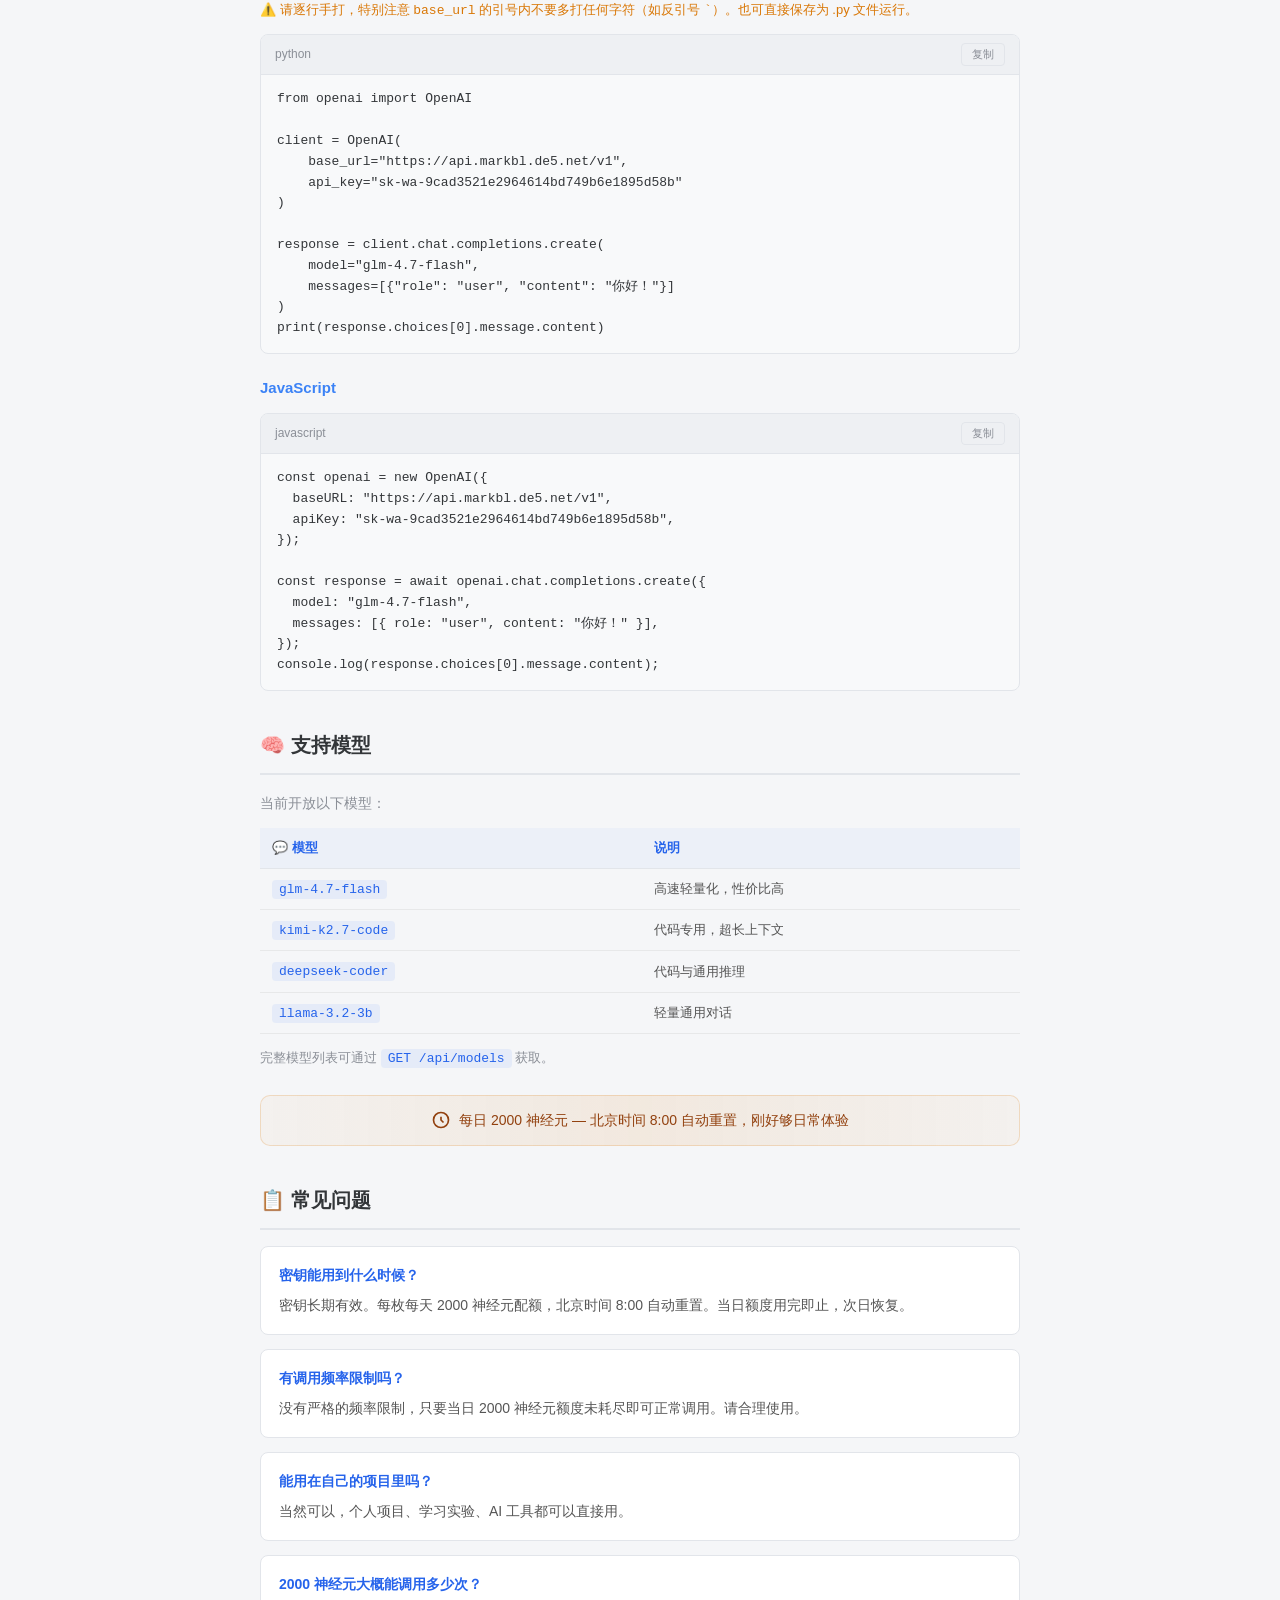
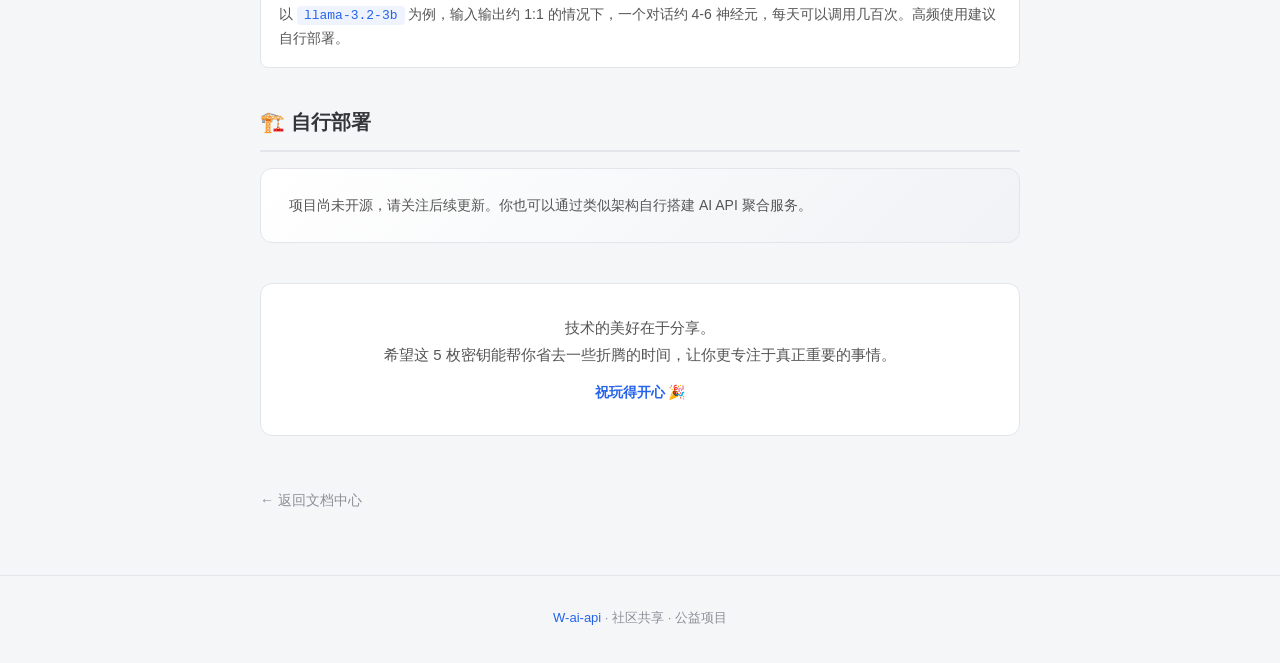
<file: pages-project/docs/free-plan.html>
<!DOCTYPE html>
<html lang="zh-CN">
<head>
<meta charset="UTF-8">
<meta name="viewport" content="width=device-width, initial-scale=1.0">
<title>免费体验计划 - W-ai-api</title>
<style>
  :root {
    --bg: #f5f6f8;
    --card: #ffffff;
    --card-hover: #f0f2f5;
    --border: #e2e5ea;
    --text: #333639;
    --text-muted: #8b8f97;
    --accent: #2563eb;
    --accent-light: #3b82f6;
    --success: #16a34a;
    --warning: #d97706;
  }
  * { margin: 0; padding: 0; box-sizing: border-box; }
  body {
    font-family: -apple-system, BlinkMacSystemFont, 'Segoe UI', Roboto, 'Noto Sans SC', sans-serif;
    background: var(--bg);
    color: var(--text);
    line-height: 1.8;
    min-height: 100vh;
  }

  /* Hero */
  .hero {
    text-align: center;
    padding: 60px 20px 40px;
    background: linear-gradient(135deg, #f5f6f8 0%, #e8ecf1 50%, #f5f6f8 100%);
    border-bottom: 1px solid var(--border);
  }
  .hero-badge {
    display: inline-block;
    background: rgba(37, 99, 235, 0.08);
    color: var(--accent);
    font-size: 13px;
    font-weight: 600;
    padding: 4px 14px;
    border-radius: 20px;
    margin-bottom: 16px;
    border: 1px solid rgba(37, 99, 235, 0.2);
  }
  .hero h1 {
    font-size: 36px;
    font-weight: 800;
    margin-bottom: 8px;
    letter-spacing: -0.5px;
  }
  .hero h1 span {
    background: linear-gradient(90deg, #2563eb, #7c3aed);
    -webkit-background-clip: text;
    -webkit-text-fill-color: transparent;
    background-clip: text;
  }
  .hero-sub {
    font-size: 15px;
    color: var(--text-muted);
    max-width: 520px;
    margin: 12px auto 0;
  }
  .hero-count {
    display: inline-flex;
    align-items: center;
    gap: 6px;
    margin-top: 20px;
    background: rgba(22, 163, 74, 0.06);
    border: 1px solid rgba(22, 163, 74, 0.25);
    color: var(--success);
    font-size: 15px;
    font-weight: 600;
    padding: 8px 18px;
    border-radius: 8px;
  }
  .hero-count svg { width: 18px; height: 18px; fill: none; stroke: currentColor; stroke-width: 2; }

  /* Container */
  .container {
    max-width: 800px;
    margin: 0 auto;
    padding: 40px 20px 60px;
  }

  /* Section */
  .section-title {
    font-size: 20px;
    font-weight: 700;
    margin: 36px 0 16px;
    padding-bottom: 10px;
    border-bottom: 2px solid var(--border);
    color: var(--text);
  }
  .section-title:first-child { margin-top: 0; }

  /* Key list */
  .key-table {
    width: 100%;
    border-collapse: collapse;
    margin: 16px 0;
    font-size: 14px;
  }
  .key-table th {
    text-align: left;
    padding: 10px 14px;
    background: rgba(37, 99, 235, 0.04);
    color: var(--accent);
    font-weight: 600;
    font-size: 13px;
    border-bottom: 1px solid var(--border);
  }
  .key-table td {
    padding: 10px 14px;
    border-bottom: 1px solid rgba(0, 0, 0, 0.06);
    font-family: 'SF Mono', 'Fira Code', monospace;
    font-size: 13px;
  }
  .key-table tr:hover td {
    background: rgba(37, 99, 235, 0.02);
  }
  .key-table .status-dot {
    display: inline-block;
    width: 8px; height: 8px;
    border-radius: 50%;
    margin-right: 6px;
  }
  .key-table .status-dot.available { background: var(--success); }
  .key-table .status-dot.exhausted { background: var(--text-muted); }

  .alert-note {
    background: rgba(217, 119, 6, 0.06);
    border: 1px solid rgba(217, 119, 6, 0.2);
    border-left: 4px solid var(--warning);
    padding: 14px 18px;
    border-radius: 8px;
    font-size: 14px;
    color: #92400e;
    margin: 16px 0;
    line-height: 1.6;
  }

  /* Code blocks */
  .code-block {
    background: #f8f9fa;
    border: 1px solid var(--border);
    border-radius: 8px;
    margin: 12px 0;
    overflow: hidden;
  }
  .code-block-header {
    display: flex;
    justify-content: space-between;
    align-items: center;
    padding: 8px 14px;
    background: #eef0f3;
    border-bottom: 1px solid var(--border);
    font-size: 12px;
    color: var(--text-muted);
  }
  .code-block-header .copy-btn {
    background: none;
    border: 1px solid var(--border);
    color: var(--text-muted);
    padding: 3px 10px;
    border-radius: 4px;
    font-size: 11px;
    cursor: pointer;
    transition: all 0.15s;
  }
  .code-block-header .copy-btn:hover {
    background: #dde0e5;
    color: var(--text);
  }
  .code-block pre {
    padding: 14px 16px;
    overflow-x: auto;
    font-family: 'SF Mono', 'Fira Code', 'Consolas', monospace;
    font-size: 13px;
    line-height: 1.6;
    color: #333639;
  }
  .code-block code { font-family: inherit; }

  /* Inline code */
  code.inline {
    background: rgba(37, 99, 235, 0.08);
    color: var(--accent);
    padding: 2px 7px;
    border-radius: 4px;
    font-size: 13px;
    font-family: 'SF Mono', 'Fira Code', monospace;
  }

  /* Model table */
  .model-table {
    width: 100%;
    border-collapse: collapse;
    margin: 12px 0;
    font-size: 14px;
  }
  .model-table th {
    text-align: left;
    padding: 8px 12px;
    background: rgba(37, 99, 235, 0.04);
    color: var(--accent);
    font-weight: 600;
    font-size: 13px;
    border-bottom: 1px solid var(--border);
    width: 100px;
  }
  .model-table td {
    padding: 8px 12px;
    border-bottom: 1px solid rgba(0, 0, 0, 0.06);
    color: #555;
    font-size: 13px;
  }
  .model-table tr:hover td { background: rgba(37, 99, 235, 0.02); }

  /* FAQ */
  .faq-item {
    margin: 14px 0;
    padding: 16px 18px;
    background: var(--card);
    border: 1px solid var(--border);
    border-radius: 8px;
    transition: border-color 0.15s;
  }
  .faq-item:hover { border-color: rgba(37, 99, 235, 0.25); }
  .faq-q {
    font-weight: 600;
    font-size: 14px;
    color: var(--accent);
    margin-bottom: 6px;
  }
  .faq-a {
    font-size: 14px;
    color: #555;
    line-height: 1.7;
  }

  /* Deploy card */
  .deploy-card {
    background: linear-gradient(135deg, var(--card), #f0f2f5);
    border: 1px solid var(--border);
    border-radius: 12px;
    padding: 24px 28px;
    margin: 16px 0;
  }
  .deploy-card .cmd {
    background: #f8f9fa;
    border: 1px solid var(--border);
    border-radius: 6px;
    padding: 10px 14px;
    font-family: 'SF Mono', monospace;
    font-size: 13px;
    color: #333639;
    margin-top: 10px;
    overflow-x: auto;
  }

  /* Footer */
  .footer {
    text-align: center;
    padding: 30px 20px 40px;
    color: var(--text-muted);
    font-size: 13px;
    border-top: 1px solid var(--border);
  }
  .footer a { color: var(--accent); text-decoration: none; }
  .footer a:hover { text-decoration: underline; }

  /* Urgency banner */
  .urgency-banner {
    display: flex;
    align-items: center;
    justify-content: center;
    gap: 8px;
    background: linear-gradient(90deg, rgba(217, 119, 6, 0.04), rgba(217, 119, 6, 0.1), rgba(217, 119, 6, 0.04));
    border: 1px solid rgba(217, 119, 6, 0.2);
    padding: 12px 18px;
    border-radius: 10px;
    font-size: 14px;
    color: #92400e;
    margin: 24px 0;
    text-align: center;
  }
  .urgency-banner svg { width: 20px; height: 20px; flex-shrink: 0; fill: none; stroke: currentColor; stroke-width: 2; }

  .back-link {
    display: inline-block;
    margin-top: 32px;
    color: var(--text-muted);
    text-decoration: none;
    font-size: 14px;
    transition: color 0.15s;
  }
  .back-link:hover { color: var(--accent); }
</style>
</head>
<body>

<!-- Hero -->
<div class="hero">
  <div class="hero-badge">社区共享 · 公益项目</div>
  <h1>🎁 <span>W-ai-api</span> 免费体验计划</h1>
  <p class="hero-sub">5 枚体验密钥，每枚每天 2000 神经元，每日自动刷新，社区共享。</p>
  <div class="hero-count">
    <svg viewBox="0 0 24 24"><path d="M12 2l3.09 6.26L22 9.27l-5 4.87 1.18 6.88L12 17.77l-6.18 3.25L7 14.14 2 9.27l6.91-1.01L12 2z"/></svg>
    每日 2000 神经元 · 早 8 点重置
  </div>
</div>

<div class="container">

  <!-- 项目介绍 -->
  <h2 class="section-title">关于 W-ai-api</h2>
  <p style="color: #555; font-size: 14px; line-height: 1.8; margin-bottom: 4px;">
    W-ai-api 是一个社区驱动的 AI API 聚合服务，基于 Cloudflare Workers 构建，
    接入了多个 AI 服务商，提供 <strong style="color: var(--text);">OpenAI 兼容接口</strong>，
    让你用一套 API 就能调用多种主流模型。
  </p>
  <p style="color: #555; font-size: 14px; line-height: 1.8;">
    这不是商业项目，而是个人维护的共享服务。如果好用，欢迎分享给更多人。
  </p>

  <!-- 密钥列表 -->
  <h2 class="section-title">🔑 体验密钥</h2>
  <table class="key-table">
    <thead>
      <tr><th style="width: 40px;">#</th><th>Key</th><th style="width: 70px;">状态</th></tr>
    </thead>
    <tbody>
      <tr><td>1</td><td>sk-wa-9cad3521e2964614bd749b6e1895d58b</td><td><span class="status-dot available"></span>可用</td></tr>
      <tr><td>2</td><td>sk-wa-43f5374f638f4aea9cfd37a46b0aaf8a</td><td><span class="status-dot available"></span>可用</td></tr>
      <tr><td>3</td><td>sk-wa-973abf7740b14844aafe3c2e5b7543c7</td><td><span class="status-dot available"></span>可用</td></tr>
      <tr><td>4</td><td>sk-wa-9f4ffbfd84914ab9bc357604c38ad9c9</td><td><span class="status-dot available"></span>可用</td></tr>
      <tr><td>5</td><td>sk-wa-fbeba4cd484d42b6934ec8af7dae477f</td><td><span class="status-dot available"></span>可用</td></tr>
    </tbody>
  </table>

  <div class="alert-note">
    ⚠️ 每枚密钥每天限制 2000 神经元，北京时间 8:00 自动重置。额度用完后当日无法继续调用。
  </div>

  <!-- 快速开始 -->
  <h2 class="section-title">🚀 快速开始</h2>

  <p style="color: var(--text-muted); font-size: 14px; margin-bottom: 8px;">
    <strong style="color: var(--text);">API 地址：</strong>
    <code class="inline">https://api.markbl.de5.net/v1</code>
  </p>

  <h3 style="font-size: 15px; font-weight: 600; margin: 20px 0 8px; color: var(--accent-light);">cURL</h3>

  <div class="code-block">
    <div class="code-block-header">
      <span>🐧 macOS / Linux (bash)</span>
      <button class="copy-btn" onclick="copyCode(this)">复制</button>
    </div>
    <pre><code>curl https://api.markbl.de5.net/v1/chat/completions \
  -H "Authorization: Bearer sk-wa-9cad3521e2964614bd749b6e1895d58b" \
  -H "Content-Type: application/json" \
  -d '{
    "model": "glm-4.7-flash",
    "messages": [{"role": "user", "content": "你好！"}]
  }'</code></pre>
  </div>

  <div class="code-block">
    <div class="code-block-header">
      <span>🪟 Windows (CMD — 一行输入)</span>
      <button class="copy-btn" onclick="copyCode(this)">复制</button>
    </div>
    <pre><code>curl -X POST "https://api.markbl.de5.net/v1/chat/completions" -H "Authorization: Bearer sk-wa-9cad3521e2964614bd749b6e1895d58b" -H "Content-Type: application/json" -d "{\"model\":\"glm-4.7-flash\",\"messages\":[{\"role\":\"user\",\"content\":\"你好！\"}]}"</code></pre>
  </div>

  <div class="code-block">
    <div class="code-block-header">
      <span>🪟 Windows (PowerShell)</span>
      <button class="copy-btn" onclick="copyCode(this)">复制</button>
    </div>
    <pre><code>curl -X POST "https://api.markbl.de5.net/v1/chat/completions" -H "Content-Type: application/json" -H "Authorization: Bearer sk-wa-9cad3521e2964614bd749b6e1895d58b" -d '{"model":"glm-4.7-flash","messages":[{"role":"user","content":"你好！"}]}'</code></pre>
  </div>

  <h3 style="font-size: 15px; font-weight: 600; margin: 20px 0 8px; color: var(--accent-light);">Python (openai 库)</h3>
  <p style="font-size: 13px; color: var(--warning); margin: 0 0 8px;">⚠️ 请逐行手打，特别注意 <code>base_url</code> 的引号内不要多打任何字符（如反引号 <code>`</code>）。也可直接保存为 .py 文件运行。</p>
  <div class="code-block">
    <div class="code-block-header">
      <span>python</span>
      <button class="copy-btn" onclick="copyCode(this)">复制</button>
    </div>
    <pre><code>from openai import OpenAI

client = OpenAI(
    base_url="https://api.markbl.de5.net/v1",
    api_key="sk-wa-9cad3521e2964614bd749b6e1895d58b"
)

response = client.chat.completions.create(
    model="glm-4.7-flash",
    messages=[{"role": "user", "content": "你好！"}]
)
print(response.choices[0].message.content)</code></pre>
  </div>

  <h3 style="font-size: 15px; font-weight: 600; margin: 20px 0 8px; color: var(--accent-light);">JavaScript</h3>
  <div class="code-block">
    <div class="code-block-header">
      <span>javascript</span>
      <button class="copy-btn" onclick="copyCode(this)">复制</button>
    </div>
    <pre><code>const openai = new OpenAI({
  baseURL: "https://api.markbl.de5.net/v1",
  apiKey: "sk-wa-9cad3521e2964614bd749b6e1895d58b",
});

const response = await openai.chat.completions.create({
  model: "glm-4.7-flash",
  messages: [{ role: "user", content: "你好！" }],
});
console.log(response.choices[0].message.content);</code></pre>
  </div>

  <!-- 模型列表 -->
  <h2 class="section-title">🧠 支持模型</h2>
  <p style="color: var(--text-muted); font-size: 14px; margin-bottom: 10px;">
    当前开放以下模型：
  </p>
  <table class="model-table">
    <tr><th>💬 模型</th><th>说明</th></tr>
    <tr><td><code class="inline">glm-4.7-flash</code></td><td>高速轻量化，性价比高</td></tr>
    <tr><td><code class="inline">kimi-k2.7-code</code></td><td>代码专用，超长上下文</td></tr>
    <tr><td><code class="inline">deepseek-coder</code></td><td>代码与通用推理</td></tr>
    <tr><td><code class="inline">llama-3.2-3b</code></td><td>轻量通用对话</td></tr>
  </table>
  <p style="color: var(--text-muted); font-size: 13px; margin-top: 4px;">
    完整模型列表可通过 <code class="inline">GET /api/models</code> 获取。
  </p>

  <!-- 紧迫感 -->
  <div class="urgency-banner">
    <svg viewBox="0 0 24 24"><path d="M12 8v4l3 3m6-3a9 9 0 11-18 0 9 9 0 0118 0z"/></svg>
    每日 2000 神经元 — 北京时间 8:00 自动重置，刚好够日常体验
  </div>

  <!-- FAQ -->
  <h2 class="section-title">📋 常见问题</h2>

  <div class="faq-item">
    <div class="faq-q">密钥能用到什么时候？</div>
    <div class="faq-a">密钥长期有效。每枚每天 2000 神经元配额，北京时间 8:00 自动重置。当日额度用完即止，次日恢复。</div>
  </div>
  <div class="faq-item">
    <div class="faq-q">有调用频率限制吗？</div>
    <div class="faq-a">没有严格的频率限制，只要当日 2000 神经元额度未耗尽即可正常调用。请合理使用。</div>
  </div>
  <div class="faq-item">
    <div class="faq-q">能用在自己的项目里吗？</div>
    <div class="faq-a">当然可以，个人项目、学习实验、AI 工具都可以直接用。</div>
  </div>
  <div class="faq-item">
    <div class="faq-q">2000 神经元大概能调用多少次？</div>
    <div class="faq-a">以 <code class="inline">llama-3.2-3b</code> 为例，输入输出约 1:1 的情况下，一个对话约 4-6 神经元，每天可以调用几百次。高频使用建议自行部署。</div>
  </div>

  <!-- 自行部署 -->
  <h2 class="section-title">🏗️ 自行部署</h2>
  <div class="deploy-card">
    <p style="font-size: 14px; color: #555;">
      项目尚未开源，请关注后续更新。你也可以通过类似架构自行搭建 AI API 聚合服务。
    </p>
  </div>

  <!-- 结语 -->
  <div style="text-align: center; margin: 40px 0 20px; padding: 30px; background: var(--card); border-radius: 12px; border: 1px solid var(--border);">
    <p style="font-size: 15px; color: #555; line-height: 1.8;">
      技术的美好在于分享。<br>
      希望这 5 枚密钥能帮你省去一些折腾的时间，让你更专注于真正重要的事情。
    </p>
    <p style="font-size: 14px; color: var(--accent); font-weight: 600; margin-top: 12px;">
      祝玩得开心 🎉
    </p>
  </div>

  <a class="back-link" href="/docs/">&larr; 返回文档中心</a>

</div>

<div class="footer">
  <a href="/">W-ai-api</a> &middot; 社区共享 &middot; 公益项目
</div>

<script>
function copyCode(btn) {
  const pre = btn.closest('.code-block').querySelector('pre code');
  const text = pre.textContent;
  navigator.clipboard.writeText(text).then(() => {
    const t = btn.textContent;
    btn.textContent = '已复制';
    setTimeout(() => btn.textContent = t, 1500);
  });
}
</script>
</body>
</html>
</file>
